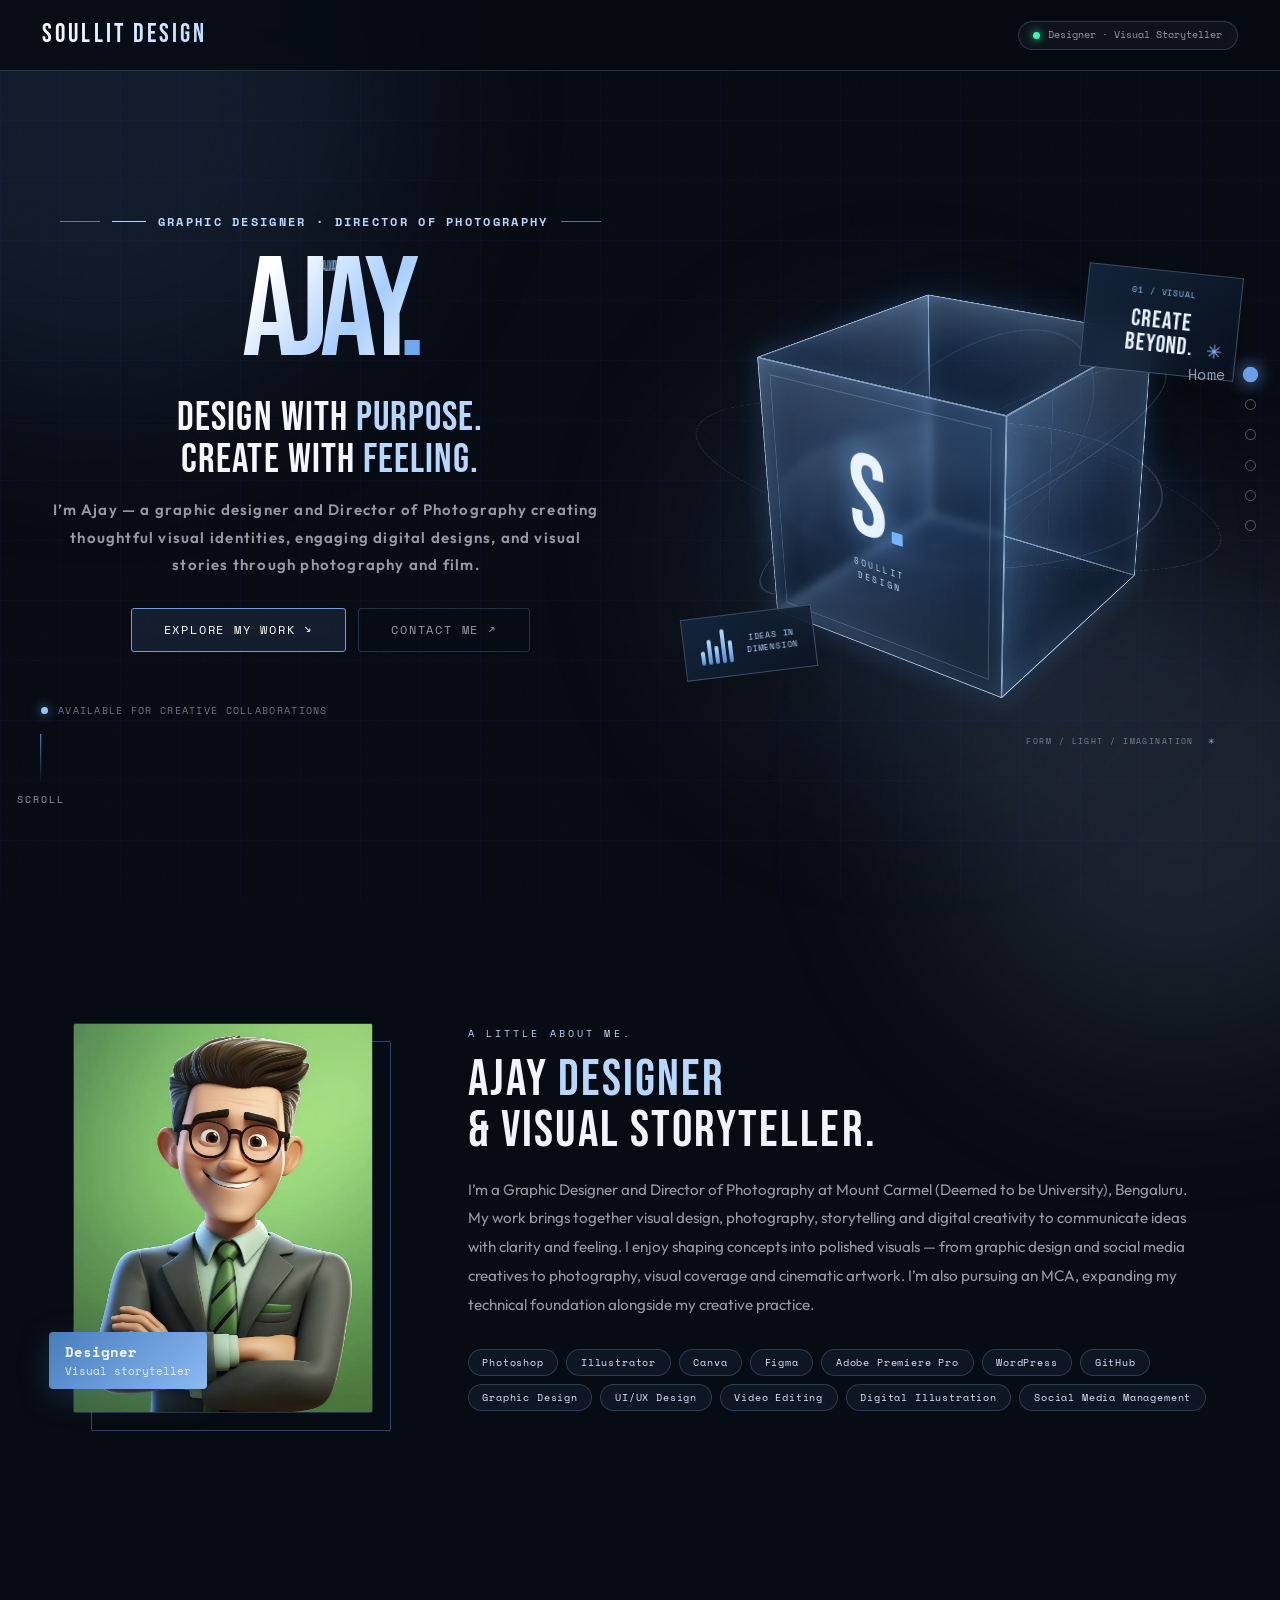
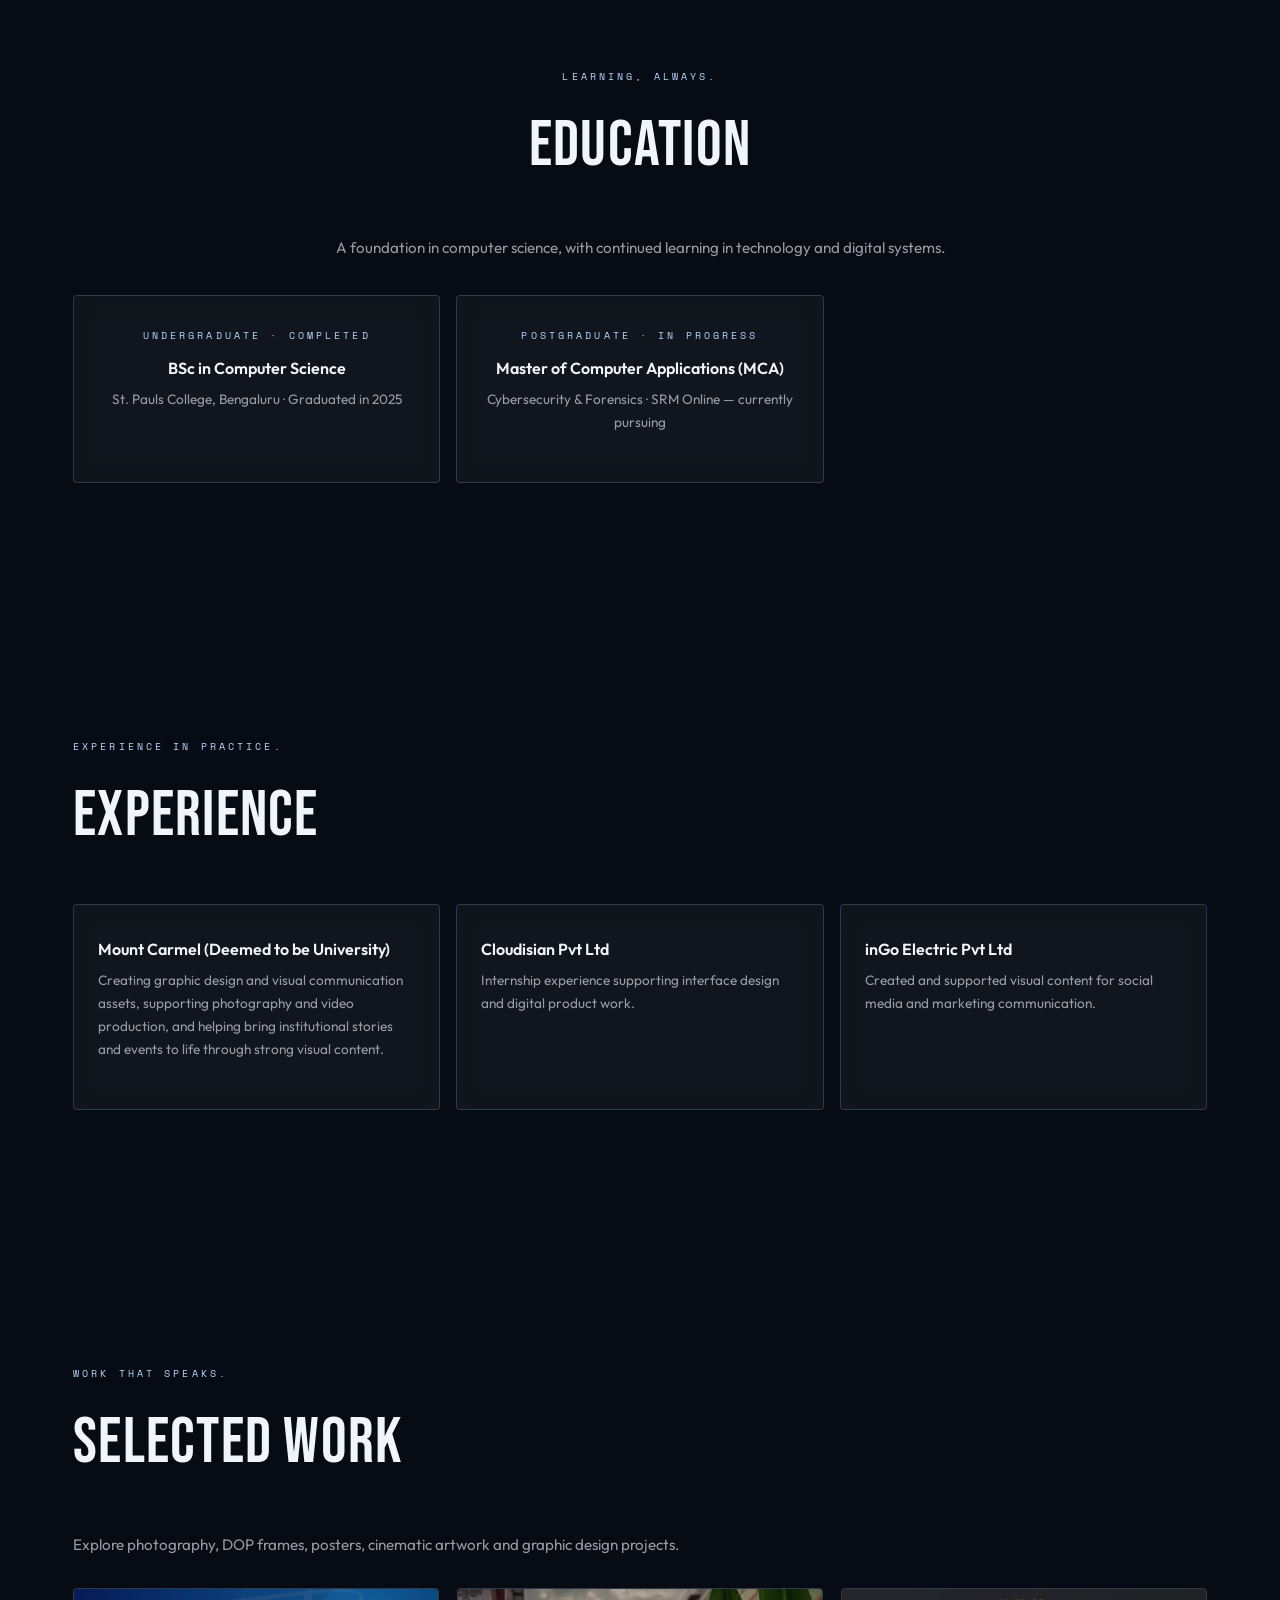
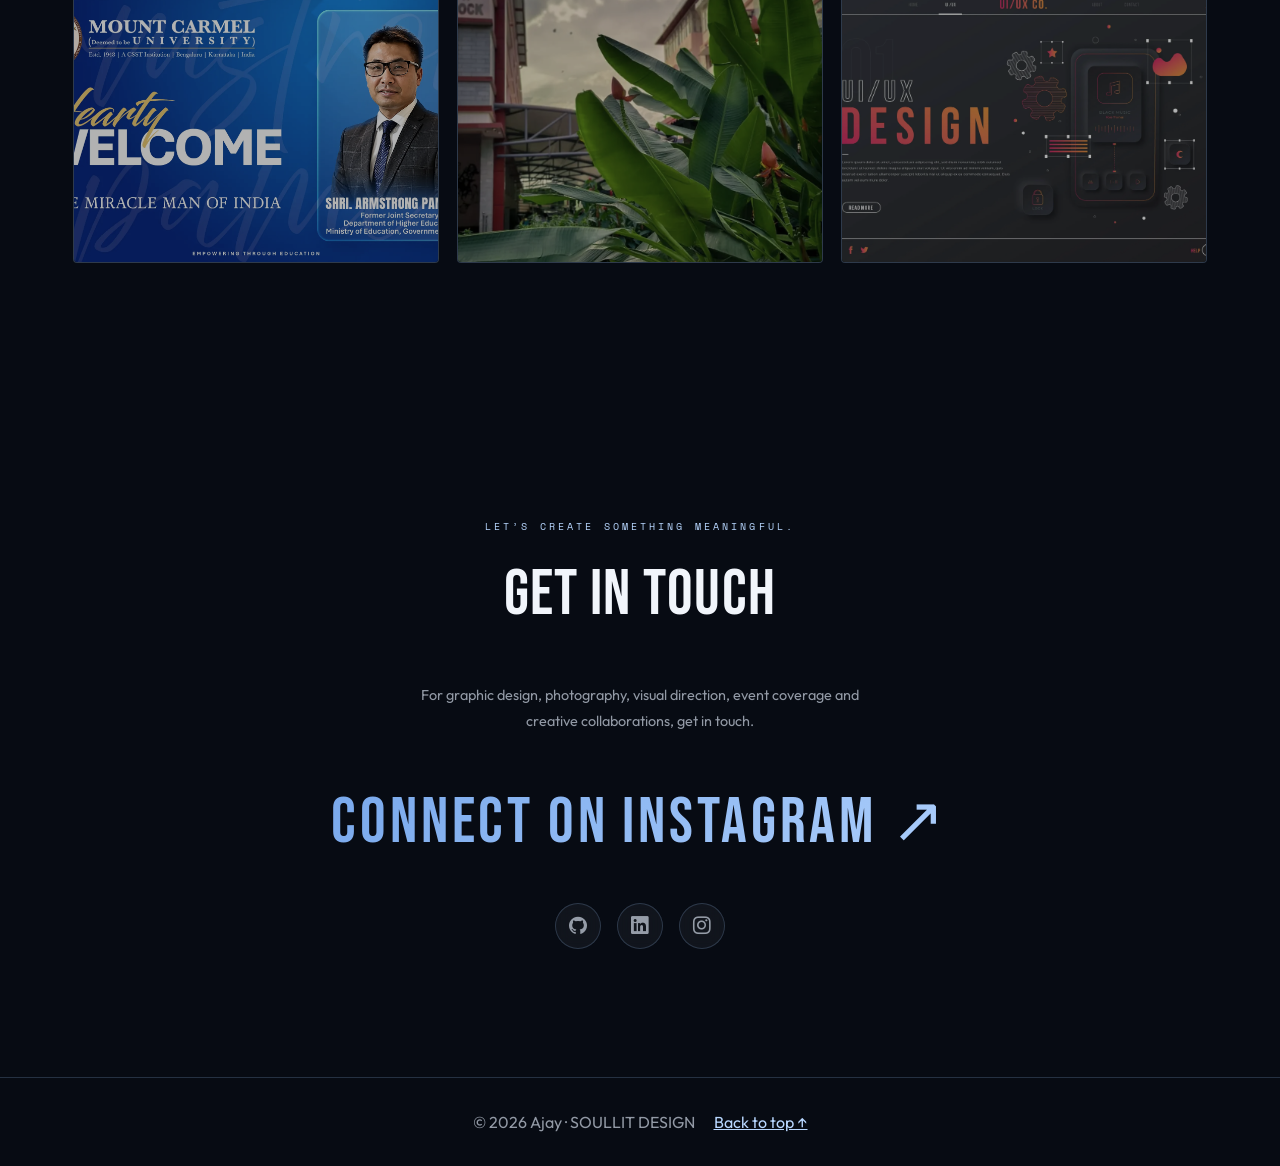
<file: index.html>
<!DOCTYPE html>
<html lang="en"><head>
<meta charset="UTF-8"><meta name="viewport" content="width=device-width, initial-scale=1.0">
<meta name="description" content="Ajay — Graphic Designer, UI/UX Designer and Director of Photography.">
<meta name="theme-color" content="#070b13"><title>Ajay | Designer & Visual Storyteller</title>
<link href="css/bootstrap.min.css" rel="stylesheet"><link rel="stylesheet" href="font/bootstrap-icons.css">
<link href="https://fonts.googleapis.com/css2?family=Bebas+Neue&family=Outfit:wght@300;400;500;600;700&family=Space+Mono:wght@400;700&display=swap" rel="stylesheet">
<link rel="stylesheet" href="css/style.css"><link rel="stylesheet" href="css/ajay-overrides.css">
</head><body>
<div class="orb orb-1"></div><div class="orb orb-2"></div><div class="orb orb-3"></div><div class="grid-bg"></div>
<header id="topbar"><a class="logo-text" href="index.html" style="text-decoration:none">SOULLIT DESIGN</a><div class="status-badge"><span class="status-dot"></span> Designer · Visual Storyteller</div></header>
<nav id="main-nav" aria-label="Section navigation">
<a class="nav-dot active" href="#sec-0" data-label="Home" aria-label="Home"></a><a class="nav-dot" href="#sec-1" data-label="About" aria-label="About"></a><a class="nav-dot" href="#sec-2" data-label="Education" aria-label="Education"></a><a class="nav-dot" href="#sec-3" data-label="Experience" aria-label="Experience"></a><a class="nav-dot" href="#sec-4" data-label="Work" aria-label="Work"></a><a class="nav-dot" href="#sec-5" data-label="Contact" aria-label="Contact"></a></nav>
<section class="section" id="sec-0"><div class="section-content home-content home-hero-grid">
  <div class="home-copy">
    <div class="home-pre"><span class="hero-pre-line"></span> GRAPHIC DESIGNER · DIRECTOR OF PHOTOGRAPHY</div>
    <div class="glitch-wrap" data-text="AJAY"><h1 class="home-name">AJAY<span class="home-name-period">.</span></h1></div>
    <p class="home-tagline">DESIGN WITH <span>purpose.</span><br>CREATE WITH <span>FEELING.</span></p>
    <p class="home-role"><span>I’m Ajay — a graphic designer and Director of Photography creating thoughtful visual identities, engaging digital designs, and visual stories through photography and film.</span></p>
    <div class="home-cta"><a class="btn-glow" href="#sec-4">Explore my work ↘</a><a class="btn-outline-glow" href="#sec-5">Contact me ↗</a></div>
    <div class="hero-bottom-note"><span class="hero-note-dot"></span> AVAILABLE FOR CREATIVE COLLABORATIONS</div>
  </div>
  <div class="hero-art" aria-label="Abstract three-dimensional creative design sculpture" role="img">
    <div class="hero-art-glow"></div>
    <div class="hero-orbit orbit-one"></div><div class="hero-orbit orbit-two"></div><div class="hero-orbit orbit-three"></div>
    <div class="hero-core"><div class="core-face face-front"><span class="core-mark">S<span>.</span></span><small>SOULLIT<br>DESIGN</small></div><div class="core-face face-back"></div><div class="core-face face-left"></div><div class="core-face face-right"></div><div class="core-face face-top"></div><div class="core-face face-bottom"></div></div>
    <div class="hero-glass-disc"></div>
    <div class="float-card float-card-one"><span class="float-card-kicker">01 / VISUAL</span><strong>CREATE<br>BEYOND.</strong><i>✳</i></div>
    <div class="float-card float-card-two"><span class="mini-bars"><b></b><b></b><b></b><b></b><b></b></span><small>IDEAS IN<br>DIMENSION</small></div>
    <div class="hero-art-caption">FORM / LIGHT / IMAGINATION <span>✳</span></div>
  </div>
  <div class="scroll-indicator"><div class="scroll-line"></div>SCROLL</div>
</div></section>
<section class="section" id="sec-1"><div class="section-content"><div class="about-grid">
<div class="about-img-wrap"><div class="about-img-frame"><img src="Images/Ajay.webp" alt="Ajay portrait"></div><div class="about-img-deco"></div><div class="about-badge"><div style="font-size:.9rem;font-weight:700;">Designer</div><div style="color:rgba(255,255,255,.8)">Visual storyteller</div></div></div>
<div><div class="section-label">A little about me.</div><div class="about-title">Ajay <span class="accent">Designer</span><br>& visual storyteller.</div><p class="about-desc">I’m a Graphic Designer and Director of Photography at Mount Carmel (Deemed to be University), Bengaluru. My work brings together visual design, photography, storytelling and digital creativity to communicate ideas with clarity and feeling. I enjoy shaping concepts into polished visuals — from graphic design and social media creatives to photography, visual coverage and cinematic artwork. I’m also pursuing an MCA, expanding my technical foundation alongside my creative practice.</p>
<div class="skill-pills"><span class="skill-pill">Photoshop</span><span class="skill-pill">Illustrator</span><span class="skill-pill">Canva</span><span class="skill-pill">Figma</span><span class="skill-pill">Adobe Premiere Pro</span><span class="skill-pill">WordPress</span><span class="skill-pill">GitHub</span><span class="skill-pill">Graphic Design</span><span class="skill-pill">UI/UX Design</span><span class="skill-pill">Video Editing</span><span class="skill-pill">Digital Illustration</span><span class="skill-pill">Social Media Management</span></div></div></div></div></section>
<section class="section" id="sec-2"><div class="section-content stats-wrap"><div class="section-label">Learning, always.</div><div class="section-title">Education</div><p class="about-desc">A foundation in computer science, with continued learning in technology and digital systems.</p>
<div class="services-grid"><article class="service-card"><div class="section-label">UNDERGRADUATE · COMPLETED</div><div class="service-name">BSc in Computer Science</div><p class="service-desc">St. Pauls College, Bengaluru · Graduated in 2025</p></article><article class="service-card"><div class="section-label">POSTGRADUATE · IN PROGRESS</div><div class="service-name">Master of Computer Applications (MCA)</div><p class="service-desc">Cybersecurity & Forensics · SRM Online — currently pursuing</p></article></div></div></section>
<section class="section" id="sec-3"><div class="section-content work-wrap"><div class="section-label">Experience in practice.</div><div class="section-title">Experience</div><div class="services-grid"><article class="service-card"><div class="service-name">Mount Carmel (Deemed to be University)</div><p class="service-desc">Creating graphic design and visual communication assets, supporting photography and video production, and helping bring institutional stories and events to life through strong visual content.</p></article><article class="service-card"><div class="service-name">Cloudisian Pvt Ltd</div><p class="service-desc">Internship experience supporting interface design and digital product work.</p></article><article class="service-card"><div class="service-name">inGo Electric Pvt Ltd</div><p class="service-desc">Created and supported visual content for social media and marketing communication.</p></article></div></div></section>
<section class="section" id="sec-4"><div class="section-content work-wrap"><div class="section-label">Work that speaks.</div><div class="section-title">Selected Work</div><p class="about-desc">Explore photography, DOP frames, posters, cinematic artwork and graphic design projects.</p>
<div class="projects-grid">
<a class="project-card" href="design.html" style="display:block;text-decoration:none"><img src="Images/Graphic design/GD1.webp" alt="Graphic design work"><div class="project-overlay"><div class="project-tag">01 / VISUAL DESIGN</div><div class="project-name">Graphic Design</div><span class="project-link">Posters, branding, digital artwork and visual identities ↗</span></div></a>
<a class="project-card" href="photography.html" style="display:block;text-decoration:none"><img src="Images/Photography/Evening.webp" alt="Photography work"><div class="project-overlay"><div class="project-tag">02 / BEHIND THE LENS</div><div class="project-name">Photography</div><span class="project-link">Photography, cinematic frames and visual storytelling ↗</span></div></a>
<a class="project-card" href="ui-ux.html" style="display:block;text-decoration:none"><img src="Images/Ui ux design.webp" alt="UI UX design work"><div class="project-overlay"><div class="project-tag">03 / DIGITAL EXPERIENCES</div><div class="project-name">UI/UX Designer</div><span class="project-link">User interfaces, thoughtful experiences, wireframes and prototypes ↗</span></div></a>
</div></div></section>
<section class="section" id="sec-5"><div class="section-content contact-wrap"><div class="section-label">Let’s create something meaningful.</div><div class="section-title">Get in Touch</div>
<p class="contact-sub">For graphic design, photography, visual direction, event coverage and creative collaborations, get in touch.</p>
<a class="contact-email" href="https://www.instagram.com/soullit.design/" target="_blank" rel="noopener">Connect on Instagram ↗</a>
<div class="socials"><a href="https://github.com/Ajaykumarbv193" class="social-btn" title="GitHub"><i class="bi bi-github"></i></a><a href="https://www.linkedin.com/" class="social-btn" title="LinkedIn"><i class="bi bi-linkedin"></i></a><a href="https://www.instagram.com/soullit.design/" class="social-btn" title="Instagram"><i class="bi bi-instagram"></i></a></div></div></section>
<footer>© 2026 Ajay · SOULLIT DESIGN <a href="#sec-0" style="color:var(--accent2);margin-left:1rem">Back to top ↑</a></footer>
<script src="js/bootstrap.bundle.min.js"></script>
<script>
document.querySelectorAll('#main-nav a').forEach(a=>a.addEventListener('click',()=>{document.querySelectorAll('#main-nav a').forEach(x=>x.classList.remove('active'));a.classList.add('active')}));
const sections=[...document.querySelectorAll('.section')];const nav=[...document.querySelectorAll('#main-nav a')];
const spy=new IntersectionObserver(entries=>entries.forEach(e=>{if(e.isIntersecting){const i=sections.indexOf(e.target);nav.forEach((n,j)=>n.classList.toggle('active',i===j));}}),{threshold:.35});
sections.forEach(s=>spy.observe(s));
</script>
<script>
(() => {
  if (!window.matchMedia('(hover: hover) and (pointer: fine)').matches) return;
  let raf = 0;
  window.addEventListener('pointermove', (event) => {
    if (raf) cancelAnimationFrame(raf);
    raf = requestAnimationFrame(() => {
      document.body.style.setProperty('--mouse-x', event.clientX + 'px');
      document.body.style.setProperty('--mouse-y', event.clientY + 'px');
      document.body.classList.add('pointer-glow');
    });
  }, { passive: true });
  window.addEventListener('pointerleave', () => document.body.classList.remove('pointer-glow'));
})();
</script>

</body></html>
</file>
<file: css/style.css>
/* =========================================================
   TABLE OF CONTENTS
=========================================================

1. ROOT VARIABLES
   - :root color variables
   - theme setup

2. GLOBAL RESET
   - universal reset
   - box sizing

3. HTML & BODY
   - base layout
   - typography
   - cursor settings

4. CUSTOM CURSOR
   - #cursor
   - #cursor-ring
   - hover effects

5. NOISE OVERLAY
   - body::before

6. ORB BLOBS
   - .orb
   - .orb-1
   - .orb-2
   - .orb-3
   - @keyframes orbFloat

7. SECTIONS WRAPPER
   - #sections-wrap
   - .section
   - .section.active

8. NAVIGATION
   - #main-nav
   - .nav-dot
   - .nav-dot::after
   - active/hover states

9. TOP BAR
   - #topbar
   - .logo-text
   - .status-badge
   - .status-dot
   - @keyframes pulse

10. HOME SECTION
   - .home-content
   - .home-pre
   - .home-name
   - .home-role
   - .home-cta
   - .btn-glow
   - .btn-outline-glow
   - .scroll-indicator
   - .scroll-line
   - @keyframes lineDown

11. ABOUT SECTION
   - .about-grid
   - .about-img-wrap
   - .about-img-frame
   - .about-img-deco
   - .about-badge
   - .about-title
   - .about-desc
   - .skill-pills
   - .skill-pill

12. WORK / PROJECTS SECTION
   - .work-wrap
   - .section-label
   - .section-title
   - .projects-grid
   - .project-card
   - .project-overlay
   - .project-tag
   - .project-name
   - .project-link

13. STATS SECTION
   - .stats-wrap
   - .stats-grid
   - .stat-card
   - .stat-num
   - .stat-label
   - .skills-bars
   - .skill-bar-wrap
   - .skill-bar-track
   - .skill-bar-fill

14. SERVICES SECTION
   - .services-wrap
   - .services-grid
   - .service-card
   - .service-icon
   - .service-name
   - .service-desc

15. CONTACT SECTION
   - .contact-wrap
   - .contact-email
   - .contact-sub
   - .socials
   - .social-btn
   - .contact-form
   - .cf-row
   - .cf-field
   - textarea.cf-field

16. SECTION TRANSITIONS
   - .section-content
   - .section.active .section-content

17. GRID BACKGROUND
   - .grid-bg

18. GLITCH TEXT EFFECT
   - @keyframes glitch1
   - .glitch-wrap
   - .glitch-wrap::before
   - .glitch-wrap::after

19. PROJECT MODAL / POPUP
   - #proj-modal
   - .modal-backdrop-blur
   - .modal-box
   - .modal-img-wrap
   - .modal-hero-img
   - .modal-close-btn
   - .modal-body-wrap
   - .modal-tags-row
   - .modal-chip
   - .modal-title
   - .modal-desc
   - .modal-meta-grid
   - .modal-meta-item
   - .modal-actions
   - .mbtn-primary
   - .mbtn-secondary

20. RESPONSIVE DESIGN
   - @media (max-width: 768px)
   - @media (max-width: 480px)

========================================================= */
 :root {
    --bg-deep:    #020409;
    --bg-dark:    #060c18;
    --bg-card:    rgba(255,255,255,0.04);
    --accent:     #6c63ff;
    --accent2:    #00d4ff;
    --accent3:    #ff6b9d;
    --gold:       #f5c842;
    --text:       #e8eaf6;
    --text-muted: rgba(232,234,246,0.45);
    --border:     rgba(108,99,255,0.18);
    --glow:       0 0 60px rgba(108,99,255,0.25);
  }

  *, *::before, *::after { box-sizing: border-box; margin: 0; padding: 0; }

  html, body {
    height: 100%; width: 100%;
    overflow: hidden;
    background: var(--bg-deep);
    color: var(--text);
    font-family: 'Outfit', sans-serif;
    cursor: none;
  }

  /*  Custom cursor  */
  #cursor {
    position: fixed; width: 12px; height: 12px;
    background: var(--accent); border-radius: 50%;
    pointer-events: none; z-index: 9999;
    transform: translate(-50%,-50%);
    transition: transform .1s, background .2s;
    mix-blend-mode: screen;
  }
  #cursor-ring {
    position: fixed; width: 38px; height: 38px;
    border: 1.5px solid var(--accent2);
    border-radius: 50%; pointer-events: none; z-index: 9998;
    transform: translate(-50%,-50%);
    transition: all .18s cubic-bezier(.4,0,.2,1);
    opacity: .7;
  }
  body:hover #cursor { transform: translate(-50%,-50%) scale(1.4); }

  /*  Noise overlay  */
  body::before {
    content:''; position:fixed; inset:0; z-index:0;
    background-image: url("data:image/svg+xml,%3Csvg viewBox='0 0 256 256' xmlns='http://www.w3.org/2000/svg'%3E%3Cfilter id='noise'%3E%3CfeTurbulence type='fractalNoise' baseFrequency='0.9' numOctaves='4' stitchTiles='stitch'/%3E%3C/filter%3E%3Crect width='100%25' height='100%25' filter='url(%23noise)' opacity='0.04'/%3E%3C/svg%3E");
    pointer-events:none; opacity:.5;
  }

  /*  Orb blobs  */
  .orb {
    position: fixed; border-radius: 50%;
    filter: blur(100px); opacity: .18;
    pointer-events: none; z-index: 0;
    animation: orbFloat 12s ease-in-out infinite alternate;
  }
  .orb-1 { width:600px;height:600px;background:var(--accent);top:-200px;left:-200px;animation-delay:0s; }
  .orb-2 { width:500px;height:500px;background:var(--accent2);bottom:-150px;right:-150px;animation-delay:-4s; }
  .orb-3 { width:400px;height:400px;background:var(--accent3);top:40%;left:55%;animation-delay:-8s; }

  @keyframes orbFloat {
    from { transform: translate(0,0) scale(1); }
    to   { transform: translate(30px,40px) scale(1.08); }
  }

  /*  Sections wrapper  */
  #sections-wrap {
    position: fixed; inset: 0; z-index: 1;
    display: flex; align-items: stretch;
  }
  .section {
    position: fixed; inset: 0; z-index: 2;
    display: flex; align-items: center; justify-content: center;
    opacity: 0; pointer-events: none;
    transition: opacity .1s;
  }
  .section.active { opacity: 1; pointer-events: all; }

  /*  NAV  */
  #main-nav {
    position: fixed; right: 2.5rem; top: 50%;
    transform: translateY(-50%);
    z-index: 100;
    display: flex; flex-direction: column; gap: 1.2rem;
    align-items: center;
  }
  .nav-dot {
    position: relative;
    width: 11px; height: 11px;
    border-radius: 50%;
    background: transparent;
    border: 1.5px solid rgba(255,255,255,.3);
    cursor: pointer;
    transition: all .3s;
  }
  .nav-dot::after {
    content: attr(data-label);
    position: absolute; right: 22px; top: 50%;
    transform: translateY(-50%);
    font-family: 'Space Mono', monospace;
    font-size: .65rem; letter-spacing: .08em;
    color: var(--text-muted);
    white-space: nowrap;
    opacity: 0; transition: opacity .25s;
    pointer-events: none;
  }
  .nav-dot:hover::after,
  .nav-dot.active::after { opacity: 1; }
  .nav-dot:hover,
  .nav-dot.active {
    background: var(--accent);
    border-color: var(--accent);
    box-shadow: 0 0 12px var(--accent);
    transform: scale(1.4);
  }

  /*  Top bar  */
  #topbar {
    position: fixed; top: 0; left: 0; right: 0;
    z-index: 99;
    display: flex; align-items: center; justify-content: space-between;
    padding: 1.6rem 3rem;
    backdrop-filter: blur(0);
  }
  .logo-text {
    font-family: 'Bebas Neue', sans-serif;
    font-size: 1.6rem; letter-spacing: .12em;
    background: linear-gradient(135deg, var(--accent), var(--accent2));
    -webkit-background-clip: text; -webkit-text-fill-color: transparent;
  }
  .status-badge {
    display: flex; align-items: center; gap: .5rem;
    font-family: 'Space Mono', monospace;
    font-size: .65rem; color: var(--text-muted);
    border: 1px solid var(--border); border-radius: 100px;
    padding: .35rem .9rem;
    backdrop-filter: blur(12px);
    background: var(--bg-card);
  }
  .status-dot {
    width: 7px; height: 7px; border-radius: 50%;
    background: #2dffb3;
    box-shadow: 0 0 8px #2dffb3;
    animation: pulse 2s infinite;
  }
  @keyframes pulse { 0%,100%{opacity:1;} 50%{opacity:.4;} }

  /*  Section 1: HOME  */
  .home-content { position: relative; text-align: center; }
  .home-pre {
    font-family: 'Space Mono', monospace;
    font-size: .75rem; letter-spacing: .3em;
    color: var(--accent2); text-transform: uppercase;
    margin-bottom: 1.2rem;
    display: flex; align-items: center; justify-content: center; gap: .8rem;
  }
  .home-pre::before, .home-pre::after {
    content: ''; display: block;
    width: 40px; height: 1px;
    background: var(--accent2); opacity: .5;
  }
  .home-name {
    font-family: 'Bebas Neue', sans-serif;
    font-size: clamp(5rem, 12vw, 10rem);
    line-height: .92;
    letter-spacing: -.01em;
    background: linear-gradient(135deg, #fff 0%, var(--accent) 50%, var(--accent2) 100%);
    -webkit-background-clip: text; -webkit-text-fill-color: transparent;
    position: relative;
  }
  .home-role {
    font-size: clamp(.85rem, 1.5vw, 1.1rem);
    color: var(--text-muted);
    font-weight: 300; letter-spacing: .08em;
    margin-top: 1rem;
  }
  .home-role span { color: var(--accent3); font-weight: 600; }
  .home-cta {
    margin-top: 2.5rem;
    display: flex; gap: 1rem; justify-content: center; flex-wrap: wrap;
  }
  .btn-glow {
    position: relative; overflow: hidden;
    padding: .75rem 2rem;
    border: 1px solid var(--accent);
    border-radius: 4px;
    font-family: 'Space Mono', monospace;
    font-size: .75rem; letter-spacing: .15em;
    text-transform: uppercase; color: #fff;
    text-decoration: none;
    background: rgba(108,99,255,.12);
    backdrop-filter: blur(10px);
    cursor: pointer;
    transition: all .3s;
  }
  .btn-glow::before {
    content: ''; position: absolute; inset: 0;
    background: linear-gradient(135deg, var(--accent), var(--accent2));
    opacity: 0; transition: opacity .3s;
    z-index: -1;
  }
  .btn-glow:hover { border-color: var(--accent2); box-shadow: 0 0 30px rgba(108,99,255,.4); color:#fff; }
  .btn-glow:hover::before { opacity: 1; }
  .btn-outline-glow {
    padding: .75rem 2rem;
    border: 1px solid var(--border);
    border-radius: 4px;
    font-family: 'Space Mono', monospace;
    font-size: .75rem; letter-spacing: .15em;
    text-transform: uppercase; color: var(--text-muted);
    text-decoration: none;
    background: transparent;
    cursor: pointer;
    transition: all .3s;
  }
  .btn-outline-glow:hover { border-color: var(--accent3); color: var(--accent3); }

  .scroll-indicator {
    position: absolute; bottom: -5rem; left: 50%;
    transform: translateX(-50%);
    display: flex; flex-direction: column; align-items: center; gap: .5rem;
    font-family: 'Space Mono', monospace;
    font-size: .6rem; letter-spacing: .2em; color: var(--text-muted);
  }
  .scroll-line {
    width: 1px; height: 50px;
    background: linear-gradient(to bottom, var(--accent), transparent);
    animation: lineDown 1.8s ease-in-out infinite;
  }
  @keyframes lineDown { 0%{transform:scaleY(0);transform-origin:top;} 50%{transform:scaleY(1);transform-origin:top;} 51%{transform-origin:bottom;} 100%{transform:scaleY(0);transform-origin:bottom;} }

  /*  Section 2: ABOUT  */
  .about-grid {
    display: grid;
    grid-template-columns: 1fr 1.4fr;
    gap: 4rem;
    max-width: 900px;
    align-items: center;
    padding: 2rem;
  }
  .about-img-wrap {
    position: relative;
    width: 280px; height: 360px;
  }
  .about-img-frame {
    position: absolute; inset: 0;
    border-radius: 2px;
    overflow: hidden;
    border: 1px solid var(--border);
  }
  .about-img-frame img {
    width: 100%; height: 100%; object-fit: cover;
    filter: grayscale(.4) contrast(1.1);
  }
  .about-img-deco {
    position: absolute;
    border: 1px solid var(--accent);
    border-radius: 2px;
    right: -18px; bottom: -18px;
    width: 100%; height: 100%;
    z-index: -1;
    opacity: .4;
  }
  .about-badge {
    position: absolute;
    bottom: 1.5rem; left: -1.5rem;
    background: linear-gradient(135deg, var(--accent), var(--accent2));
    border-radius: 4px;
    padding: .6rem 1rem;
    font-family: 'Space Mono', monospace;
    font-size: .7rem; line-height: 1.5;
    box-shadow: 0 8px 32px rgba(108,99,255,.4);
  }
  .about-title {
    font-family: 'Bebas Neue', sans-serif;
    font-size: clamp(2.5rem, 4vw, 3.8rem);
    letter-spacing: .04em;
    line-height: 1;
    margin-bottom: 1.2rem;
  }
  .about-title .accent { color: var(--accent2); }
  .about-desc {
    font-size: .95rem; line-height: 1.9;
    color: var(--text-muted);
    margin-bottom: 1.8rem;
  }
  .skill-pills { display: flex; flex-wrap: wrap; gap: .5rem; }
  .skill-pill {
    padding: .3rem .85rem;
    border: 1px solid var(--border);
    border-radius: 100px;
    font-family: 'Space Mono', monospace;
    font-size: .65rem; letter-spacing: .08em;
    color: var(--text-muted);
    background: var(--bg-card);
    backdrop-filter: blur(8px);
    transition: all .3s;
  }
  .skill-pill:hover { border-color: var(--accent); color: var(--accent); background: rgba(108,99,255,.1); }

  /*  Section 3: WORK  */
  .work-wrap { max-width: 1000px; width: 100%; padding: 2rem; }
  .section-label {
    font-family: 'Space Mono', monospace;
    font-size: .65rem; letter-spacing: .3em;
    color: var(--accent2); text-transform: uppercase;
    margin-bottom: .8rem;
  }
  .section-title {
    font-family: 'Bebas Neue', sans-serif;
    font-size: clamp(2.2rem, 4vw, 3.5rem);
    letter-spacing: .04em; margin-bottom: 2.5rem;
  }
  .projects-grid {
    display: grid;
    grid-template-columns: repeat(3, 1fr);
    gap: 1.2rem;
  }
  .project-card {
    position: relative; overflow: hidden;
    border-radius: 8px;
    border: 1px solid var(--border);
    background: var(--bg-card);
    backdrop-filter: blur(12px);
    aspect-ratio: 4/3;
    cursor: pointer;
    transition: transform .4s cubic-bezier(.4,0,.2,1), box-shadow .4s;
  }
  .project-card img {
    width: 100%; height: 100%; object-fit: cover;
    transition: transform .5s, filter .4s;
    filter: brightness(.7) saturate(.8);
  }
  .project-card:hover img { transform: scale(1.08); filter: brightness(.5) saturate(.5); }
  .project-overlay {
    position: absolute; inset: 0;
    display: flex; flex-direction: column;
    justify-content: flex-end; padding: 1.4rem;
    background: linear-gradient(to top, rgba(6,12,24,.92) 0%, transparent 60%);
    transform: translateY(30px); opacity: 0;
    transition: all .4s;
  }
  .project-card:hover .project-overlay { transform: translateY(0); opacity: 1; }
  .project-card:hover { transform: translateY(-6px); box-shadow: 0 24px 60px rgba(0,0,0,.5), 0 0 0 1px var(--accent); }
  .project-tag {
    font-family: 'Space Mono', monospace;
    font-size: .6rem; letter-spacing: .15em;
    color: var(--accent2); margin-bottom: .4rem;
  }
  .project-name { font-weight: 600; font-size: 1rem; }
  .project-link {
    display: inline-flex; align-items: center; gap: .4rem;
    margin-top: .5rem;
    font-family: 'Space Mono', monospace;
    font-size: .65rem; color: var(--accent3);
    text-decoration: none;
  }

  /*  Section 4: STATS  */
  .stats-wrap { max-width: 850px; width: 100%; padding: 2rem; text-align: center; }
  .stats-grid {
    display: grid;
    grid-template-columns: repeat(4, 1fr);
    gap: 1.5rem;
    margin: 2.5rem 0;
  }
  .stat-card {
    border: 1px solid var(--border);
    border-radius: 8px;
    padding: 2rem 1rem;
    background: var(--bg-card);
    backdrop-filter: blur(12px);
    position: relative; overflow: hidden;
    transition: all .3s;
  }
  .stat-card::before {
    content: ''; position: absolute;
    top: 0; left: 0; right: 0; height: 2px;
    background: linear-gradient(90deg, var(--accent), var(--accent2));
    opacity: 0; transition: opacity .3s;
  }
  .stat-card:hover::before { opacity: 1; }
  .stat-card:hover { transform: translateY(-4px); box-shadow: var(--glow); }
  .stat-num {
    font-family: 'Bebas Neue', sans-serif;
    font-size: 3.5rem; line-height: 1;
    background: linear-gradient(135deg, #fff, var(--accent2));
    -webkit-background-clip: text; -webkit-text-fill-color: transparent;
  }
  .stat-label {
    font-family: 'Space Mono', monospace;
    font-size: .65rem; letter-spacing: .15em;
    color: var(--text-muted); text-transform: uppercase;
    margin-top: .5rem;
  }
  .skills-bars { margin-top: 2rem; text-align: left; }
  .skill-bar-wrap { margin-bottom: 1.1rem; }
  .skill-bar-label {
    display: flex; justify-content: space-between;
    font-family: 'Space Mono', monospace;
    font-size: .65rem; letter-spacing: .1em;
    color: var(--text-muted); margin-bottom: .4rem;
  }
  .skill-bar-track {
    height: 3px; background: rgba(255,255,255,.06);
    border-radius: 100px; overflow: hidden;
  }
  .skill-bar-fill {
    height: 100%;
    background: linear-gradient(90deg, var(--accent), var(--accent2));
    border-radius: 100px;
    width: 0; transition: width 1.4s cubic-bezier(.4,0,.2,1);
  }

  /*  Section 5: SERVICES  */
  .services-wrap { max-width: 920px; width: 100%; padding: 2rem; }
  .services-grid {
    display: grid;
    grid-template-columns: repeat(3, 1fr);
    gap: 1.2rem;
    margin-top: 2rem;
  }
  .service-card {
    border: 1px solid var(--border);
    border-radius: 8px; padding: 2rem 1.5rem;
    background: var(--bg-card);
    backdrop-filter: blur(12px);
    position: relative; overflow: hidden;
    transition: all .4s;
    cursor: default;
  }
  .service-card::after {
    content: ''; position: absolute;
    bottom: 0; left: 0; right: 0; top: 0;
    background: linear-gradient(135deg, rgba(108,99,255,.08), rgba(0,212,255,.04));
    opacity: 0; transition: opacity .4s;
  }
  .service-card:hover::after { opacity: 1; }
  .service-card:hover { transform: translateY(-6px); border-color: rgba(108,99,255,.4); box-shadow: var(--glow); }
  .service-icon {
    width: 48px; height: 48px; border-radius: 10px;
    display: flex; align-items: center; justify-content: center;
    margin-bottom: 1.2rem;
    font-size: 1.4rem;
    background: linear-gradient(135deg, rgba(108,99,255,.2), rgba(0,212,255,.1));
    border: 1px solid rgba(108,99,255,.25);
    position: relative; z-index: 1;
  }
  .service-name {
    font-weight: 600; font-size: 1rem;
    margin-bottom: .5rem; position: relative; z-index: 1;
  }
  .service-desc {
    font-size: .85rem; line-height: 1.7;
    color: var(--text-muted); position: relative; z-index: 1;
  }

  /*  Section 6: CONTACT  */
  .contact-wrap { max-width: 750px; width: 100%; padding: 2rem; text-align: center; }
  .contact-email {
    font-family: 'Bebas Neue', sans-serif;
    font-size: clamp(2rem, 5vw, 4rem);
    letter-spacing: .06em;
    background: linear-gradient(135deg, var(--accent), var(--accent2));
    -webkit-background-clip: text; -webkit-text-fill-color: transparent;
    margin: 1.5rem 0;
    display: block; text-decoration: none;
    transition: opacity .3s;
  }
  .contact-email:hover { opacity: .75; }
  .contact-sub {
    font-size: .9rem; color: var(--text-muted); line-height: 1.8;
    max-width: 480px; margin: 0 auto 2.5rem;
  }
  .socials {
    display: flex; gap: 1rem; justify-content: center; margin-top: 2rem;
  }
  .social-btn {
    width: 46px; height: 46px; border-radius: 50%;
    border: 1px solid var(--border);
    display: flex; align-items: center; justify-content: center;
    color: var(--text-muted); font-size: 1.1rem;
    text-decoration: none;
    background: var(--bg-card); backdrop-filter: blur(8px);
    transition: all .3s;
  }
  .social-btn:hover { border-color: var(--accent); color: var(--accent); transform: translateY(-3px); box-shadow: 0 8px 24px rgba(108,99,255,.3); }
  .contact-form { margin-top: 2rem; }
  .cf-row { display: grid; grid-template-columns: 1fr 1fr; gap: 1rem; margin-bottom: 1rem; }
  .cf-field {
    width: 100%; padding: .85rem 1.1rem;
    background: var(--bg-card); border: 1px solid var(--border);
    border-radius: 6px; color: var(--text);
    font-family: 'Outfit', sans-serif; font-size: .9rem;
    outline: none; transition: border-color .3s;
  }
  .cf-field:focus { border-color: var(--accent); }
  .cf-field::placeholder { color: var(--text-muted); }
  textarea.cf-field { resize: none; height: 100px; margin-bottom: 1rem; }

  /*  Transitions  */
  .section-content {
    opacity: 0; transform: translateY(30px);
    transition: opacity .7s cubic-bezier(.4,0,.2,1), transform .7s cubic-bezier(.4,0,.2,1);
  }
  .section.active .section-content { opacity: 1; transform: translateY(0); }

  /*  Animated grid bg  */
  .grid-bg {
    position: fixed; inset: 0; z-index: 0;
    background-image:
      linear-gradient(rgba(108,99,255,.04) 1px, transparent 1px),
      linear-gradient(90deg, rgba(108,99,255,.04) 1px, transparent 1px);
    background-size: 60px 60px;
    pointer-events: none;
  }

  /*  Glitch text  */
  @keyframes glitch1 {
    0%,100%{clip-path:inset(0 0 100% 0)}
    10%{clip-path:inset(10% 0 80% 0)}
    20%{clip-path:inset(40% 0 40% 0)}
    30%{clip-path:inset(70% 0 10% 0)}
    40%{clip-path:inset(0 0 100% 0)}
  }
  .glitch-wrap { position: relative; display: inline-block; }
  .glitch-wrap::before, .glitch-wrap::after {
    content: attr(data-text);
    position: absolute; inset: 0;
    font-family: 'Bebas Neue', sans-serif;
    font-size: inherit; letter-spacing: inherit;
    -webkit-background-clip: text; -webkit-text-fill-color: transparent;
    pointer-events: none;
  }
  .glitch-wrap::before {
    background: linear-gradient(135deg,var(--accent3),var(--accent3));
    -webkit-background-clip: text;
    left: 2px; animation: glitch1 6s infinite; opacity: .5;
  }
  .glitch-wrap::after {
    background: linear-gradient(135deg,var(--accent2),var(--accent2));
    -webkit-background-clip: text;
    left: -2px; animation: glitch1 6s infinite .3s; opacity: .4;
  }

  /*  PROJECT POPUP MODAL  */
  #proj-modal {
    position: fixed; inset: 0; z-index: 9000;
    display: flex; align-items: center; justify-content: center;
    padding: 1.5rem;
    opacity: 0; pointer-events: none;
    transition: opacity .35s;
  }
  #proj-modal.open { opacity: 1; pointer-events: all; }
  .modal-backdrop-blur {
    position: absolute; inset: 0;
    background: rgba(2,4,9,.88);
    backdrop-filter: blur(20px);
    -webkit-backdrop-filter: blur(20px);
  }
  .modal-box {
    position: relative; z-index: 2;
    width: 100%; max-width: 820px;
    background: linear-gradient(145deg, #0d1326, #060c18);
    border: 1px solid rgba(108,99,255,.3);
    border-radius: 14px;
    overflow: hidden;
    box-shadow: 0 40px 120px rgba(0,0,0,.75), 0 0 80px rgba(108,99,255,.1);
    transform: translateY(40px) scale(.96);
    transition: transform .45s cubic-bezier(.23,1,.32,1);
  }
  #proj-modal.open .modal-box { transform: translateY(0) scale(1); }
  .modal-img-wrap { position: relative; }
  .modal-hero-img { width: 100%; height: 260px; object-fit: cover; display: block; filter: brightness(.8); }
  .modal-img-gradient {
    position: absolute; bottom: 0; left: 0; right: 0; height: 120px;
    background: linear-gradient(to bottom, transparent, #060c18);
    pointer-events: none;
  }
  .modal-close-btn {
    position: absolute; top: 1rem; right: 1rem; z-index: 10;
    width: 40px; height: 40px; border-radius: 50%;
    border: 1px solid rgba(255,255,255,.18);
    background: rgba(6,12,24,.85); backdrop-filter: blur(10px);
    display: flex; align-items: center; justify-content: center;
    color: var(--text-muted); font-size: 1rem; cursor: pointer;
    transition: all .3s; text-decoration: none;
  }
  .modal-close-btn:hover { border-color: var(--accent3); color: var(--accent3); transform: rotate(90deg); }
  .modal-body-wrap { padding: 1.6rem 2rem 2rem; }
  .modal-tags-row { display: flex; gap: .5rem; flex-wrap: wrap; margin-bottom: 1rem; }
  .modal-chip {
    font-family: 'Space Mono', monospace;
    font-size: .58rem; letter-spacing: .12em; text-transform: uppercase;
    padding: .25rem .8rem;
    border: 1px solid var(--border); border-radius: 100px;
    color: var(--accent2); background: rgba(0,212,255,.07);
  }
  .modal-title {
    font-family: 'Bebas Neue', sans-serif;
    font-size: 2.5rem; letter-spacing: .04em; line-height: 1;
    margin-bottom: .6rem;
    background: linear-gradient(135deg, #fff 30%, var(--accent2));
    -webkit-background-clip: text; -webkit-text-fill-color: transparent;
  }
  .modal-desc {
    font-size: .9rem; color: var(--text-muted);
    line-height: 1.88; margin-bottom: 1.6rem;
  }
  .modal-meta-grid {
    display: grid; grid-template-columns: repeat(3,1fr);
    gap: 1rem; margin-bottom: 1.6rem;
    padding: 1.2rem 1.4rem; border-radius: 8px;
    background: rgba(255,255,255,.03); border: 1px solid var(--border);
  }
  .modal-meta-item { display: flex; flex-direction: column; gap: .3rem; }
  .modal-meta-label {
    font-family: 'Space Mono', monospace;
    font-size: .55rem; letter-spacing: .2em; text-transform: uppercase; color: var(--text-muted);
  }
  .modal-meta-val { font-size: .88rem; font-weight: 500; color: var(--text); }
  .modal-actions { display: flex; gap: 1rem; flex-wrap: wrap; }
  .mbtn-primary {
    display: inline-flex; align-items: center; gap: .55rem;
    padding: .75rem 1.8rem;
    background: linear-gradient(135deg, var(--accent), var(--accent2));
    border: none; border-radius: 6px;
    font-family: 'Space Mono', monospace; font-size: .7rem; letter-spacing: .12em; text-transform: uppercase;
    color: #fff; text-decoration: none; cursor: pointer; font-weight: 700;
    transition: all .3s;
  }
  .mbtn-primary:hover { opacity: .85; transform: translateY(-2px); box-shadow: 0 10px 32px rgba(108,99,255,.45); color:#fff; }
  .mbtn-secondary {
    display: inline-flex; align-items: center; gap: .55rem;
    padding: .75rem 1.8rem;
    border: 1px solid var(--border); border-radius: 6px;
    font-family: 'Space Mono', monospace; font-size: .7rem; letter-spacing: .12em; text-transform: uppercase;
    color: var(--text-muted); text-decoration: none; cursor: pointer; background: transparent;
    transition: all .3s;
  }
  .mbtn-secondary:hover { border-color: var(--accent3); color: var(--accent3); }

  /* Responsive tweaks */
  @media (max-width: 768px) {
    #main-nav { right: 1rem; gap: .9rem; }
    .about-grid { grid-template-columns: 1fr; gap: 2rem; }
    .about-img-wrap { width: 200px; height: 260px; margin: 0 auto; }
    .projects-grid { grid-template-columns: 1fr 1fr; }
    .stats-grid { grid-template-columns: 1fr 1fr; }
    .services-grid { grid-template-columns: 1fr 1fr; }
    .cf-row { grid-template-columns: 1fr; }
    #topbar { padding: 1.2rem 1.5rem; }
    .home-name { font-size: clamp(3.5rem, 14vw, 6rem); }
  }
  @media (max-width: 480px) {
    .projects-grid, .services-grid { grid-template-columns: 1fr; }
    .stats-grid { grid-template-columns: 1fr 1fr; }
  }
</file>
<file: css/ajay-overrides.css>
/* Ajay portfolio adaptation — Reeves visual language with accessible scrolling layout */
:root{--bg-deep:#070b13;--bg-dark:#0b1422;--bg-card:rgba(255,255,255,.045);--accent:#6c9fe8;--accent2:#b8d7ff;--accent3:#8cb9f4;--text:#f1f5fb;--text-muted:rgba(225,235,248,.64);--border:rgba(145,185,235,.22);--glow:0 0 50px rgba(108,159,232,.18)}
html,body{height:auto;min-height:100%;width:100%;overflow-x:hidden;overflow-y:auto;background:var(--bg-deep);color:var(--text);font-family:'Outfit',sans-serif;cursor:auto}
body::before{position:fixed;z-index:0;opacity:.25}
#cursor,#cursor-ring{display:none}
.orb{position:fixed;opacity:.12;z-index:0}
#topbar{position:sticky;top:0;padding:1rem clamp(1rem,5vw,4rem);background:rgba(5,10,18,.82);backdrop-filter:blur(18px);border-bottom:1px solid var(--border)}
.logo-text{background:linear-gradient(135deg,#fff,var(--accent2));-webkit-background-clip:text}
.status-badge{color:var(--text-muted)}
#main-nav{position:fixed;right:1.5rem;top:50%;z-index:120}
.section{position:relative;inset:auto;min-height:auto;opacity:1;pointer-events:auto;display:block;padding:6rem clamp(1.2rem,7vw,7rem);z-index:1}
.section.active{opacity:1}
.section-content{width:min(1120px,100%);margin:0 auto}
#sec-0{min-height:88vh;display:flex;align-items:center;justify-content:center;text-align:center}
.home-name{font-size:clamp(4.4rem,13vw,10rem);background:linear-gradient(135deg,#fff 10%,#9fc7fa 60%,#d9e9ff);-webkit-background-clip:text}
.home-pre{color:var(--accent2)}
.home-role{max-width:760px;margin:1.3rem auto 0;line-height:1.8}
.home-role span{color:var(--accent2)}
.btn-glow{border-color:var(--accent);background:rgba(108,159,232,.13);border-radius:3px}
.btn-outline-glow{border-color:var(--border);border-radius:3px}
.section-label{color:var(--accent2)}
.section-title{font-size:clamp(2.4rem,5vw,4.2rem);font-family:'Bebas Neue',sans-serif;letter-spacing:.02em}
.about-grid{max-width:1000px;grid-template-columns:minmax(220px,.8fr) 1.4fr;gap:clamp(2rem,6vw,5rem)}
.about-img-wrap{width:min(100%,300px);height:390px}
.about-img-frame img{filter:grayscale(.15) contrast(1.05)}
.about-badge{background:linear-gradient(135deg,#477dbd,#8bb9f2);box-shadow:0 8px 32px rgba(70,125,190,.28)}
.about-title{font-size:clamp(2.2rem,4vw,3.5rem)}
.about-desc{color:var(--text-muted);line-height:1.9}
.skill-pill{border-color:var(--border);background:rgba(108,159,232,.08);color:#dceaff}
.projects-grid{grid-template-columns:repeat(3,minmax(0,1fr));gap:1.2rem}
.project-card{border:1px solid var(--border);border-radius:4px;overflow:hidden;min-height:230px}
.project-card img{width:100%;height:100%;object-fit:cover}
.project-overlay{background:linear-gradient(0deg,rgba(3,8,15,.94),rgba(3,8,15,.08))}
.project-tag{color:var(--accent2)}
.stats-grid,.services-grid{gap:1rem}
.stat-card,.service-card{background:var(--bg-card);border:1px solid var(--border);border-radius:4px}
.stat-num{color:var(--accent2)}
.skill-bar-track{background:rgba(255,255,255,.1)}
.skill-bar-fill{background:linear-gradient(90deg,#5b8fcf,#b8d7ff)}
.contact-wrap{text-align:center;max-width:820px}
.contact-sub{color:var(--text-muted);line-height:1.8}
.contact-email{color:var(--accent2)}
.social-btn{border-color:var(--border)}
footer{position:relative;z-index:2;text-align:center;padding:2rem;color:var(--text-muted);border-top:1px solid var(--border)}
.gallery-grid{display:grid;grid-template-columns:repeat(3,minmax(0,1fr));gap:1.1rem;margin-top:2rem}
.gallery-card{position:relative;overflow:hidden;border:1px solid var(--border);background:var(--bg-card);border-radius:4px}
.gallery-card img{width:100%;height:260px;object-fit:cover;display:block;transition:transform .5s}
.gallery-card:hover img{transform:scale(1.04)}
.gallery-card div{padding:1rem}
.gallery-card small{color:var(--accent2);letter-spacing:.12em;text-transform:uppercase}
.gallery-card h3{margin:.35rem 0;font-size:1.15rem}
.gallery-card p{color:var(--text-muted);font-size:.9rem}
.page-hero{padding:5rem 0 2rem}
.page-hero h1{font:clamp(3.5rem,9vw,7rem)/.95 'Bebas Neue',sans-serif}
.page-hero p{max-width:680px;color:var(--text-muted);line-height:1.8}
.page-links{display:flex;gap:1rem;flex-wrap:wrap;margin-top:1.5rem}
.page-links a{color:var(--accent2);text-decoration:none;border-bottom:1px solid var(--border);padding-bottom:.25rem}
#lightbox{display:none;position:fixed;inset:0;z-index:999;background:rgba(0,0,0,.92);align-items:center;justify-content:center;padding:2rem}
#lightbox.open{display:flex}
#lightbox img{max-width:min(100%,1100px);max-height:82vh;object-fit:contain}
#lbClose{position:absolute;top:1.5rem;right:2rem;background:none;border:0;color:white;font-size:2rem;cursor:pointer}
@media(max-width:850px){.projects-grid,.gallery-grid{grid-template-columns:repeat(2,minmax(0,1fr))}.about-grid{grid-template-columns:1fr}.about-img-wrap{margin:0 auto}.about-grid>div:last-child{text-align:left}}
@media(max-width:560px){#main-nav{right:.6rem;gap:.7rem}.nav-dot{width:8px;height:8px}.section{padding:4rem 1.2rem}.projects-grid,.gallery-grid{grid-template-columns:1fr}.home-name{font-size:clamp(3.5rem,18vw,6rem)}.about-img-wrap{height:320px}.scroll-indicator{display:none}}

.section-content{opacity:1!important;transform:none!important}.nav-dot{text-decoration:none;display:block}


/* Wider, tighter layout: reduce excessive empty gutters */
#topbar{padding-left:clamp(18px,3.3vw,52px);padding-right:clamp(18px,3.3vw,52px)}
.section{padding-left:clamp(18px,3.2vw,52px);padding-right:clamp(18px,3.2vw,52px)}
.section-content{width:100%;max-width:1440px}
.about-grid{max-width:1280px;grid-template-columns:minmax(220px,.72fr) 1.55fr;gap:clamp(24px,4vw,64px)}
.projects-grid,.gallery-grid{width:100%;gap:clamp(12px,1.4vw,22px)}
#sec-4 .section-content,.work-wrap{max-width:1440px}
.contact-wrap{max-width:1000px}
.page-hero{padding-top:3.5rem}
footer{padding-left:3vw;padding-right:3vw}

/* Soft blue light follows the pointer across the page */
body::after{
 content:"";position:fixed;inset:0;z-index:0;pointer-events:none;
 background:radial-gradient(420px circle at var(--mouse-x,50%) var(--mouse-y,45%),rgba(87,151,235,.16),rgba(64,123,205,.065) 34%,transparent 70%);
 opacity:0;transition:opacity .35s ease;
}
body.pointer-glow::after{opacity:1}
@media (hover:none),(pointer:coarse){
 body::after{display:none}
}
@media(max-width:850px){
 .section{padding-left:22px;padding-right:22px}
 .about-grid{max-width:100%;grid-template-columns:1fr}
}
@media(max-width:560px){
 .section{padding-left:18px;padding-right:18px}
 #topbar{padding-left:18px;padding-right:18px}
}


/* Split hero with a CSS-built 3D creative sculpture */
#sec-0{min-height:calc(100vh - 76px);display:flex;align-items:center;text-align:left;overflow:hidden;padding-top:3.5rem;padding-bottom:4.5rem}
.home-hero-grid{position:relative;display:grid;grid-template-columns:minmax(0,1.02fr) minmax(360px,.98fr);align-items:center;gap:clamp(24px,5vw,90px);min-height:650px}
.home-copy{position:relative;z-index:3;max-width:690px;padding:1rem 0 2.2rem}
.home-pre{display:flex;align-items:center;gap:12px;font-size:.72rem;letter-spacing:.2em;font-weight:600;color:var(--accent2);margin-bottom:1.5rem}
.hero-pre-line{width:34px;height:1px;background:var(--accent2);display:inline-block}
.home-name{font-size:clamp(5.5rem,11vw,10.5rem);line-height:.83;letter-spacing:-.055em;margin:0;background:linear-gradient(130deg,#fff 15%,#a9ceff 62%,#e9f3ff);-webkit-background-clip:text;background-clip:text;color:transparent}
.home-name-period{color:#6fa8ef;-webkit-text-fill-color:#6fa8ef}
.home-tagline{font-family:'Bebas Neue',sans-serif;font-size:clamp(1.75rem,3.2vw,3.15rem);line-height:1.03;letter-spacing:.025em;margin:1.6rem 0 .9rem;color:#f4f7fc}
.home-tagline span{color:var(--accent2)}
.home-role{max-width:570px;margin:0;line-height:1.85;font-size:clamp(.94rem,1.15vw,1.08rem);color:var(--text-muted)}
.home-role span{color:var(--text-muted)}
.home-cta{margin-top:1.8rem;display:flex;gap:12px;flex-wrap:wrap}
.hero-bottom-note{display:flex;align-items:center;gap:10px;margin-top:3.2rem;color:rgba(220,235,255,.48);font: .62rem 'Space Mono',monospace;letter-spacing:.13em}
.hero-note-dot{width:7px;height:7px;border-radius:50%;background:#8fc4ff;box-shadow:0 0 12px #6c9fe8}
.hero-art{height:min(67vh,610px);min-height:430px;position:relative;display:flex;align-items:center;justify-content:center;perspective:1100px;isolation:isolate}
.hero-art-glow{position:absolute;width:75%;aspect-ratio:1;border-radius:50%;background:radial-gradient(circle,rgba(76,139,220,.24),rgba(44,91,158,.1) 43%,transparent 70%);filter:blur(18px)}
.hero-orbit{position:absolute;border:1px solid rgba(157,199,250,.34);border-radius:50%;transform-style:preserve-3d;pointer-events:none}
.orbit-one{width:82%;height:38%;transform:rotate(-28deg) rotateX(66deg);animation:orbitSpin 19s linear infinite}
.orbit-two{width:75%;height:57%;transform:rotate(48deg) rotateY(65deg);border-color:rgba(111,168,239,.25);animation:orbitSpin 25s linear infinite reverse}
.orbit-three{width:95%;height:68%;transform:rotate(12deg) rotateX(72deg);border-style:dashed;border-color:rgba(185,216,255,.2);animation:orbitSpin 32s linear infinite}
.hero-core{position:relative;width:clamp(180px,22vw,270px);height:clamp(180px,22vw,270px);transform-style:preserve-3d;transform:rotateX(-24deg) rotateY(-34deg);animation:coreFloat 7s ease-in-out infinite;z-index:2}
.core-face{position:absolute;inset:0;border:1px solid rgba(205,229,255,.7);background:linear-gradient(145deg,rgba(162,204,255,.24),rgba(31,74,129,.12) 55%,rgba(6,15,29,.48));box-shadow:inset 0 0 45px rgba(127,182,246,.12),0 0 35px rgba(73,137,217,.12);backface-visibility:visible}
.face-front{transform:translateZ(135px);display:flex;flex-direction:column;justify-content:center;align-items:center;gap:12px;backdrop-filter:blur(4px)}
.face-front:after{content:"";position:absolute;inset:13px;border:1px solid rgba(199,225,255,.22)}
.core-mark{font:clamp(5rem,9vw,8rem)/.8 'Bebas Neue',sans-serif;color:#eaf4ff;text-shadow:0 0 28px rgba(123,181,247,.7)}
.core-mark span{color:#77b4ff}
.face-front small{font:9px 'Space Mono',monospace;letter-spacing:.28em;line-height:1.6;color:#c6e0ff;text-align:center}
.face-back{transform:rotateY(180deg) translateZ(135px)}.face-left{transform:rotateY(-90deg) translateZ(135px)}.face-right{transform:rotateY(90deg) translateZ(135px)}.face-top{transform:rotateX(90deg) translateZ(135px)}.face-bottom{transform:rotateX(-90deg) translateZ(135px)}
.hero-glass-disc{position:absolute;width:clamp(250px,30vw,370px);aspect-ratio:1;border-radius:50%;border:1px solid rgba(170,210,255,.32);background:radial-gradient(circle at 35% 25%,rgba(198,226,255,.14),rgba(60,117,187,.04) 45%,transparent 68%);box-shadow:inset 0 0 60px rgba(123,180,244,.09),0 0 70px rgba(59,117,188,.1);transform:rotateX(68deg) rotateZ(-24deg) translateY(25px);z-index:1}
.float-card{position:absolute;z-index:4;border:1px solid rgba(172,207,247,.27);background:linear-gradient(135deg,rgba(20,39,64,.86),rgba(8,17,31,.7));backdrop-filter:blur(16px);box-shadow:0 18px 55px rgba(0,0,0,.24);color:#eaf3ff}
.float-card-one{top:16%;right:0;width:155px;padding:15px 16px;transform:rotate(6deg);animation:cardFloat 6s ease-in-out infinite}
.float-card-one .float-card-kicker{display:block;font:8px 'Space Mono',monospace;color:#9dcaff;letter-spacing:.12em;margin-bottom:12px}
.float-card-one strong{font:1.5rem/.95 'Bebas Neue',sans-serif;letter-spacing:.04em}
.float-card-one i{position:absolute;right:13px;bottom:12px;font-style:normal;color:#8dbfff;font-size:1.2rem}
.float-card-two{bottom:17%;left:0;padding:13px 16px;display:flex;align-items:center;gap:14px;transform:rotate(-7deg);animation:cardFloat 7s ease-in-out infinite reverse}
.float-card-two small{font:8px/1.5 'Space Mono',monospace;letter-spacing:.1em;color:#b8d7ff}
.mini-bars{height:34px;display:flex;align-items:end;gap:3px}.mini-bars b{width:4px;background:linear-gradient(#b9dcff,#548ed2);border-radius:3px}.mini-bars b:nth-child(1){height:40%}.mini-bars b:nth-child(2){height:75%}.mini-bars b:nth-child(3){height:52%}.mini-bars b:nth-child(4){height:100%}.mini-bars b:nth-child(5){height:65%}
.hero-art-caption{position:absolute;bottom:5%;right:4%;font:8px 'Space Mono',monospace;letter-spacing:.18em;color:rgba(194,220,250,.52)}.hero-art-caption span{color:#8ebeff;margin-left:8px}
#sec-0 .scroll-indicator{left:0;bottom:-.4rem}
@keyframes orbitSpin{from{rotate:0deg}to{rotate:360deg}}
@keyframes coreFloat{0%,100%{transform:translateY(0) rotateX(-24deg) rotateY(-34deg)}50%{transform:translateY(-13px) rotateX(-18deg) rotateY(-20deg)}}
@keyframes cardFloat{0%,100%{translate:0 0}50%{translate:0 -10px}}
@media(max-width:950px){.home-hero-grid{grid-template-columns:minmax(0,1fr) minmax(300px,.85fr);gap:15px}.hero-art{min-height:390px}.hero-core{width:220px;height:220px}.face-front{transform:translateZ(110px)}.face-back{transform:rotateY(180deg) translateZ(110px)}.face-left{transform:rotateY(-90deg) translateZ(110px)}.face-right{transform:rotateY(90deg) translateZ(110px)}.face-top{transform:rotateX(90deg) translateZ(110px)}.face-bottom{transform:rotateX(-90deg) translateZ(110px)}.float-card-one{right:-4px}.home-name{font-size:clamp(5rem,10vw,8rem)}}
@media(max-width:700px){#sec-0{min-height:auto;padding-top:4.5rem;padding-bottom:5rem}.home-hero-grid{grid-template-columns:1fr;gap:0;min-height:0}.home-copy{padding:0}.home-name{font-size:clamp(5.2rem,20vw,8rem)}.home-tagline{font-size:clamp(2rem,8vw,2.8rem)}.hero-art{height:420px;min-height:360px;margin-top:1rem}.hero-core{width:180px;height:180px}.face-front{transform:translateZ(90px)}.face-back{transform:rotateY(180deg) translateZ(90px)}.face-left{transform:rotateY(-90deg) translateZ(90px)}.face-right{transform:rotateY(90deg) translateZ(90px)}.face-top{transform:rotateX(90deg) translateZ(90px)}.face-bottom{transform:rotateX(-90deg) translateZ(90px)}.float-card-one{right:4%;top:12%}.float-card-two{left:2%;bottom:12%}.hero-art-caption{bottom:3%;right:5%}#sec-0 .scroll-indicator{display:none}.hero-bottom-note{margin-top:2.2rem}}
@media(max-width:420px){.home-pre{font-size:.58rem;letter-spacing:.13em}.hero-art{height:350px}.float-card-one{width:132px;padding:12px}.float-card-two{padding:10px 12px}}
@media(prefers-reduced-motion:reduce){.hero-core,.hero-orbit,.float-card{animation:none!important}}
</file>
